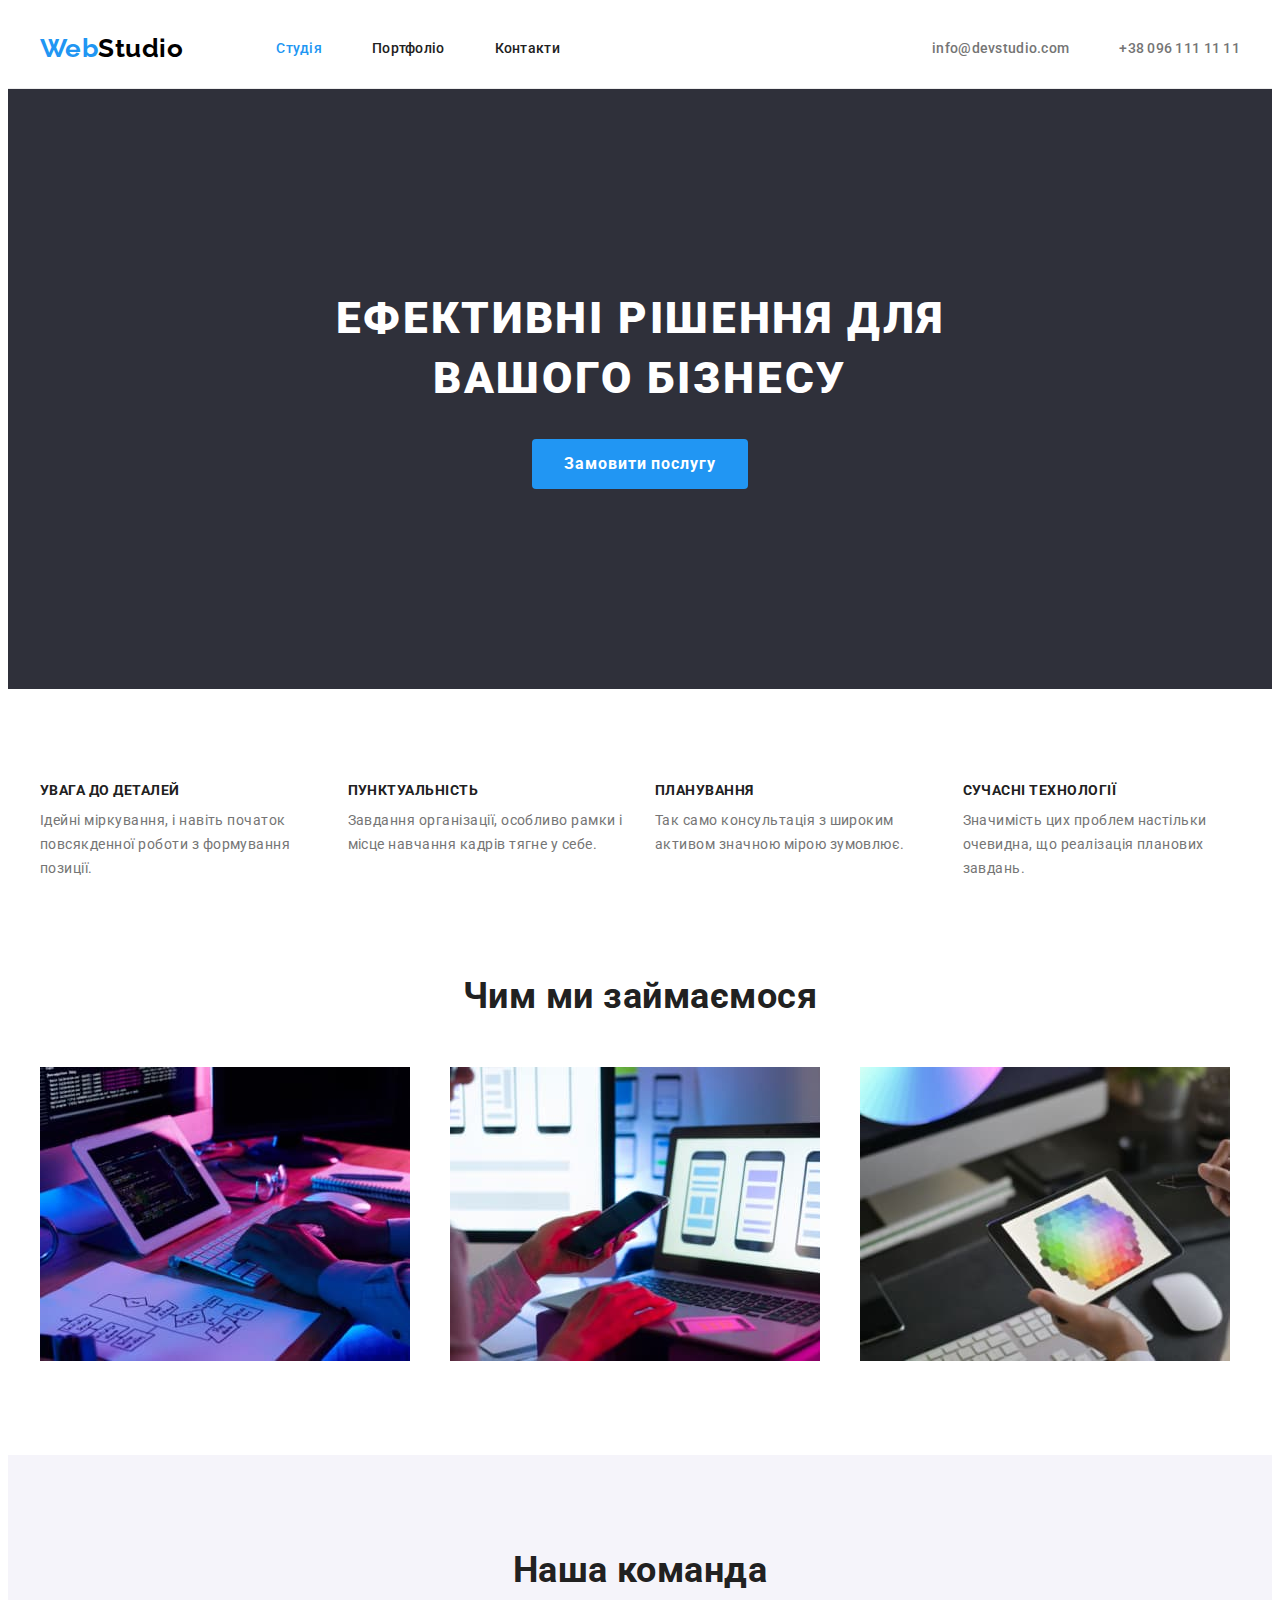
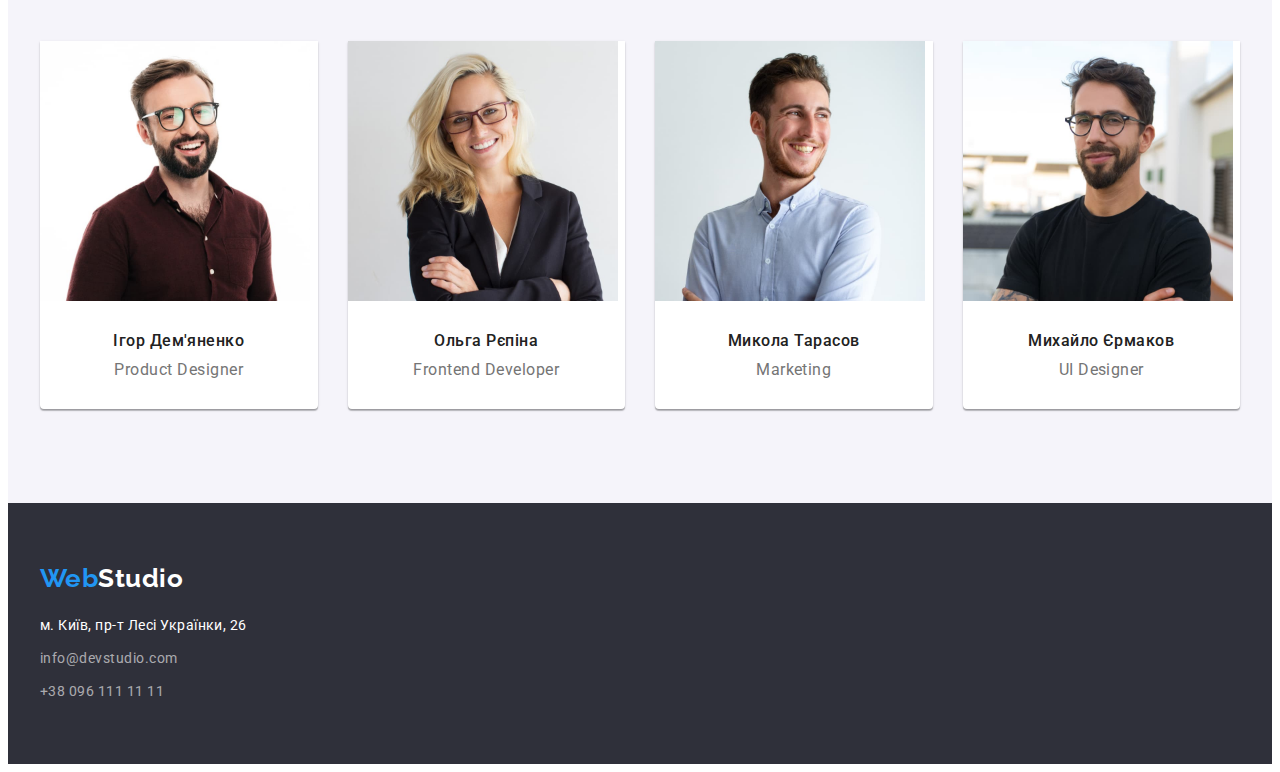
<file: index.html>
<!DOCTYPE html>
<html lang="en">
  <head>
    <meta charset="UTF-8" />
    <meta http-equiv="X-UA-Compatible" content="IE=edge" />
    <meta name="viewport" content="width=device-width, initial-scale=1.0" />
    <title>WebStudio</title>
    <link rel="preconnect" href="https://fonts.googleapis.com" />
    <link rel="preconnect" href="https://fonts.gstatic.com" crossorigin />
    <link
      href="https://fonts.googleapis.com/css2?family=Raleway:wght@700&family=Roboto:wght@400;500;700;900&display=swap"
      rel="stylesheet"
    />
    <link
      rel="stylesheet"
      href="https://cdnjs.cloudflare.com/ajax/libs/modern-normalize/1.1.0/modern-normalize.min.css"
      integrity="sha512-wpPYUAdjBVSE4KJnH1VR1HeZfpl1ub8YT/NKx4PuQ5NmX2tKuGu6U/JRp5y+Y8XG2tV+wKQpNHVUX03MfMFn9Q=="
      crossorigin="anonymous"
      referrerpolicy="no-referrer"
    />
    <link rel="stylesheet" href="./css/styles.css" />
  </head>
  <body>
    <!-- header -->
    <header class="page-header">
      <div class="container header">
        <a href="./index.html" class="header-logo">
          <p><span class="logo-accent">Web</span>Studio</p>
        </a>
        <nav class="header-nav">
          <ul class="header-nav-list list">
            <li class="header-nav-item">
              <a class="header-nav-link current" href="">Студія</a>
            </li>
            <li class="header-nav-item">
              <a class="header-nav-link" href="./portfolio.html">Портфоліо</a>
            </li>
            <li class="header-nav-item">
              <a class="header-nav-link" href="">Контакти</a>
            </li>
          </ul>
        </nav>
        <ul class="auth-list list">
          <li class="auth-item">
            <a class="auth-link" href="mailto:info@devstudio.com"
              >info@devstudio.com</a
            >
          </li>
          <li class="auth-item">
            <a class="auth-link" href="tel:+380961111111">+38 096 111 11 11</a>
          </li>
        </ul>
      </div>
    </header>
    <main>
      <!-- hero -->
      <section class="hero">
        <div class="container">
          <h1 class="hero-title">Ефективні рішення для вашого бізнесу</h1>
          <button class="hero-btn btn" type="button">Замовити послугу</button>
        </div>
      </section>

      <!-- features -->
      <section class="section features">
        <div class="container">
          <h2 class="features-title visually-hidden">Наші переваги</h2>
          <ul class="features-list list">
            <li class="features-item">
              <h3 class="features-item-title">УВАГА ДО ДЕТАЛЕЙ</h3>
              <p class="features-item-text">
                Ідейні міркування, і навіть початок повсякденної роботи з
                формування позиції.
              </p>
            </li>
            <li class="features-item">
              <h3 class="features-item-title">ПУНКТУАЛЬНІСТЬ</h3>
              <p class="features-item-text">
                Завдання організації, особливо рамки і місце навчання кадрів
                тягне у себе.
              </p>
            </li>
            <li class="features-item">
              <h3 class="features-item-title">ПЛАНУВАННЯ</h3>
              <p class="features-item-text">
                Так само консультація з широким активом значною мірою зумовлює.
              </p>
            </li>
            <li class="features-item">
              <h3 class="features-item-title">СУЧАСНІ ТЕХНОЛОГІЇ</h3>
              <p class="features-item-text">
                Значимість цих проблем настільки очевидна, що реалізація
                планових завдань.
              </p>
            </li>
          </ul>
        </div>
      </section>

      <!-- works -->
      <section class="section works">
        <div class="container">
          <h2 class="works-title">Чим ми займаємося</h2>
          <ul class="works-list list">
            <li class="works-item">
              <img
                class="works-photo"
                src="./images/box-1.jpg"
                alt="робота з ноутбуком"
                width="370"
              />
            </li>
            <li class="works-item">
              <img
                class="works-photo"
                src="./images/box-2.jpg"
                alt="робота з телефоном"
                width="370"
              />
            </li>
            <li class="works-item">
              <img
                class="works-photo"
                src="./images/box-3.jpg"
                alt="робота з планшетом"
                width="370"
              />
            </li>
          </ul>
        </div>
      </section>

      <!-- team -->
      <section class="section team">
        <div class="container">
          <h2 class="team-title">Наша команда</h2>
          <ul class="team-list list">
            <li class="team-item">
              <img
                class="team-item-photo"
                src="./images/img-1.jpg"
                alt="працівник"
                width="270"
              />
              <div class="team-description">
                <h3 class="team-item-title">Ігор Дем'яненко</h3>
                <p class="team-item-text">Product Designer</p>
              </div>
            </li>
            <li class="team-item">
              <img
                class="team-item-photo"
                src="./images/img-2.jpg"
                alt="працівниця"
                width="270"
              />
              <div class="team-description">
                <h3 class="team-item-title">Ольга Рєпіна</h3>
                <p class="team-item-text">Frontend Developer</p>
              </div>
            </li>
            <li class="team-item">
              <img
                class="team-item-photo"
                src="./images/img-3.jpg"
                alt="працівник"
                width="270"
              />
              <div class="team-description">
                <h3 class="team-item-title">Микола Тарасов</h3>
                <p class="team-item-text">Marketing</p>
              </div>
            </li>
            <li class="team-item">
              <img
                class="team-item-photo"
                src="./images/img-4.jpg"
                alt="працівник"
                width="270"
              />
              <div class="team-description">
                <h3 class="team-item-title">Михайло Єрмаков</h3>
                <p class="team-item-text">UI Designer</p>
              </div>
            </li>
          </ul>
        </div>
      </section>
    </main>

    <!-- footer -->
    <footer class="footer">
      <div class="container">
        <a href="./index.html" class="footer-logo">
          <p><span class="logo-accent">Web</span>Studio</p>
        </a>
        <address class="address">
          <ul class="address-list list">
            <li class="adress-item">
              <a
                class="address-link-maps"
                target="_blank"
                rel="noopener noreferrer nofollow"
                href="https://goo.gl/maps/a5HjdsaCER2Nosqu9"
                >м. Київ, пр-т Лесі Українки, 26</a
              >
            </li>
            <li class="adress-item">
              <a class="address-link" href="mailto:info@devstudio.com"
                >info@devstudio.com</a
              >
            </li>
            <li class="adress-item">
              <a class="address-link" href="tel:+380961111111"
                >+38 096 111 11 11</a
              >
            </li>
          </ul>
        </address>
      </div>
    </footer>
  </body>
</html>
</file>
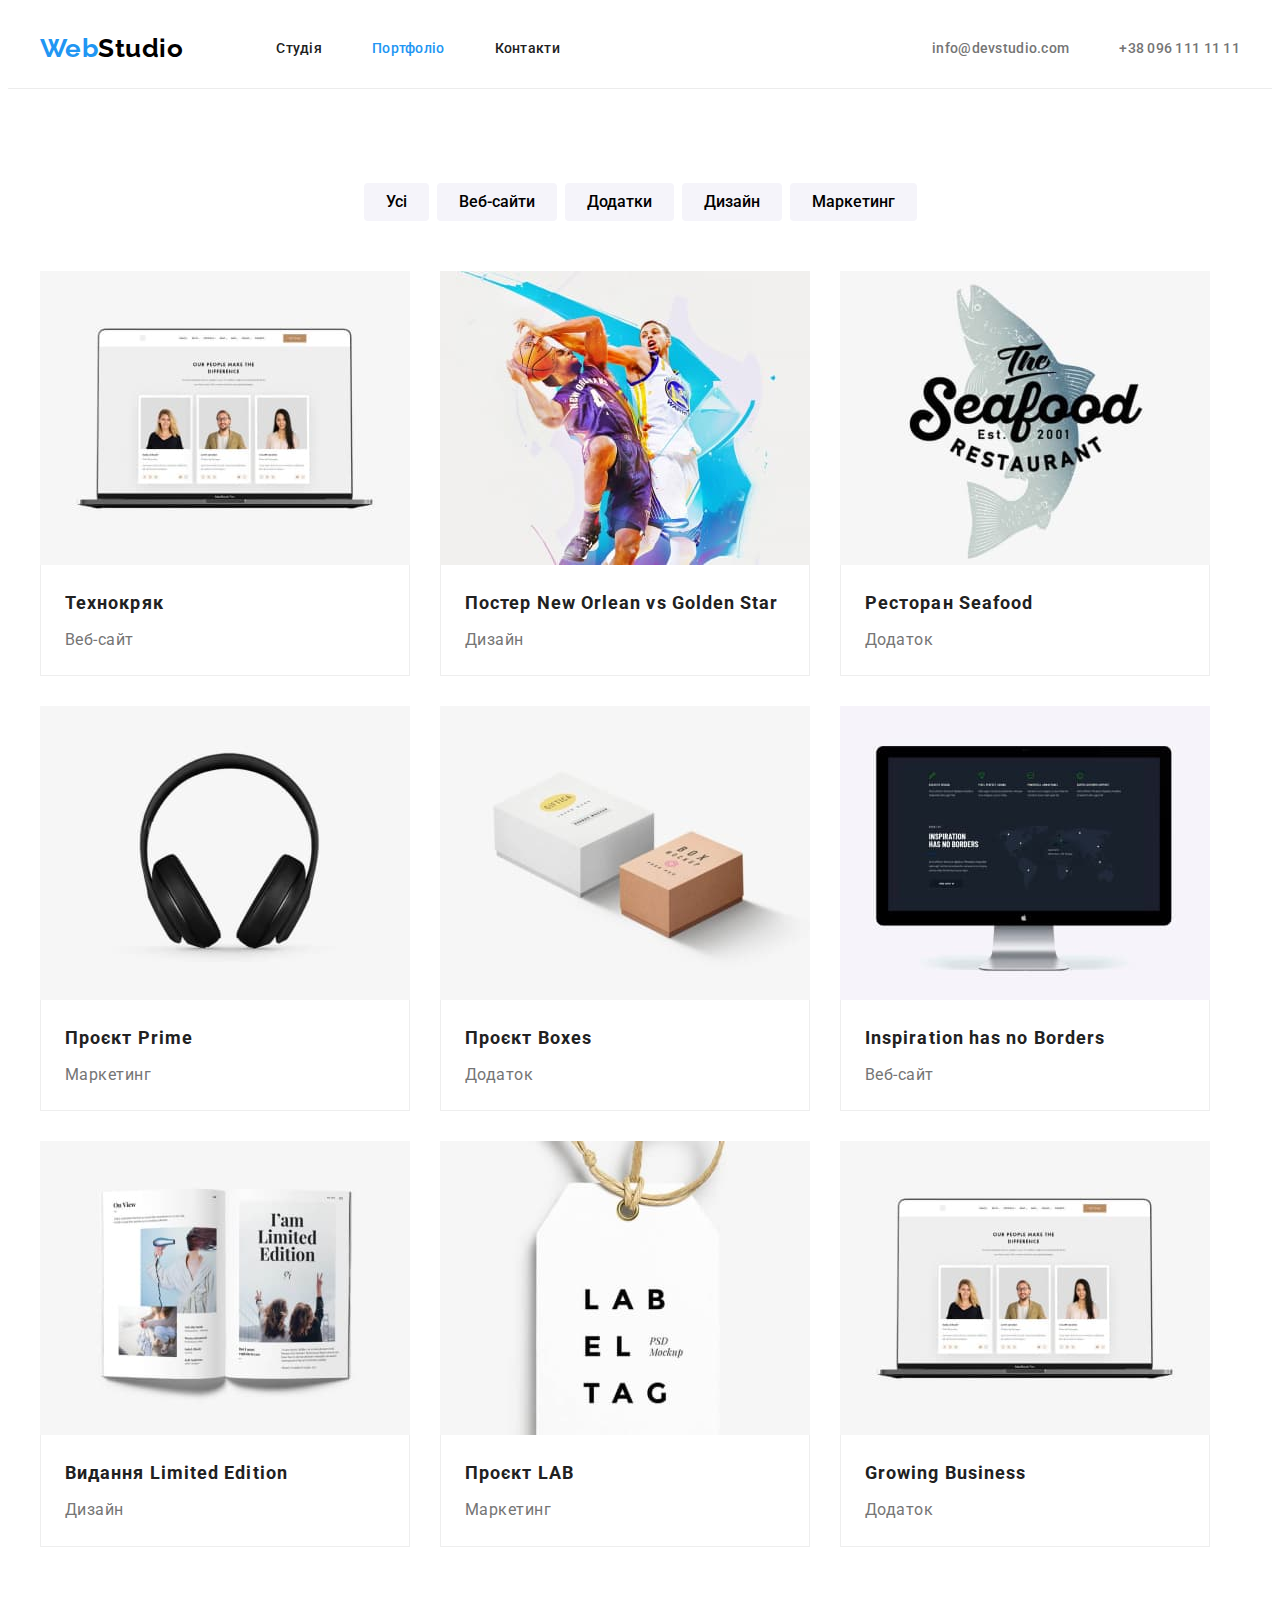
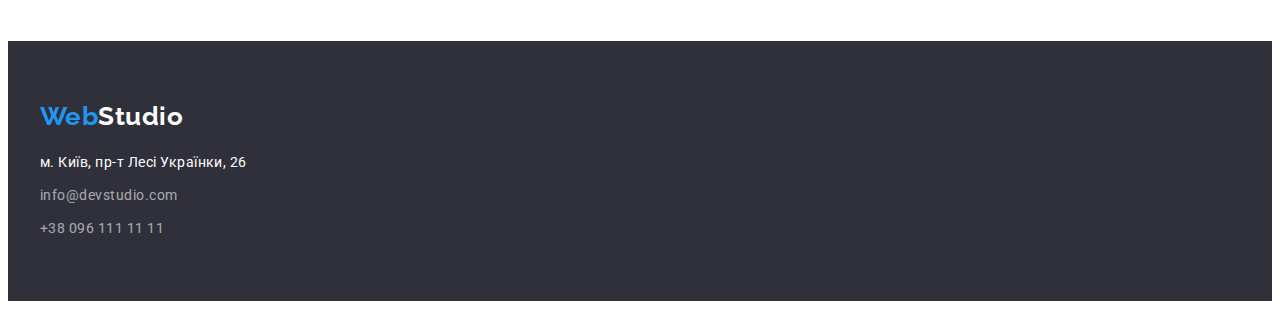
<file: portfolio.html>
<!DOCTYPE html>
<html lang="en">
  <head>
    <meta charset="UTF-8" />
    <meta http-equiv="X-UA-Compatible" content="IE=edge" />
    <meta name="viewport" content="width=device-width, initial-scale=1.0" />
    <link rel="preconnect" href="https://fonts.googleapis.com" />
    <link rel="preconnect" href="https://fonts.gstatic.com" crossorigin />
    <link
      href="https://fonts.googleapis.com/css2?family=Raleway:wght@700&family=Roboto:wght@400;500;700;900&display=swap"
      rel="stylesheet"
    />
    <title>Portfolio</title>
    <link
      rel="stylesheet"
      href="https://cdnjs.cloudflare.com/ajax/libs/modern-normalize/1.1.0/modern-normalize.min.css"
      integrity="sha512-wpPYUAdjBVSE4KJnH1VR1HeZfpl1ub8YT/NKx4PuQ5NmX2tKuGu6U/JRp5y+Y8XG2tV+wKQpNHVUX03MfMFn9Q=="
      crossorigin="anonymous"
      referrerpolicy="no-referrer"
    />
    <link rel="stylesheet" href="./css/styles.css" />
  </head>
  <body>
    <!-- header -->
    <header>
      <header class="page-header">
        <div class="container header">
          <a href="./index.html" class="header-logo">
            <p><span class="logo-accent">Web</span>Studio</p>
          </a>
          <nav class="header-nav">
            <ul class="header-nav-list list">
              <li class="header-nav-item">
                <a class="header-nav-link" href="./index.html">Студія</a>
              </li>
              <li class="header-nav-item">
                <a class="header-nav-link current" href="">Портфоліо</a>
              </li>
              <li class="header-nav-item">
                <a class="header-nav-link" href="">Контакти</a>
              </li>
            </ul>
          </nav>
          <ul class="auth-list list">
            <li class="auth-item">
              <a class="auth-link" href="mailto:info@devstudio.com"
                >info@devstudio.com</a
              >
            </li>
            <li class="auth-item">
              <a class="auth-link" href="tel:+380961111111"
                >+38 096 111 11 11</a
              >
            </li>
          </ul>
        </div>
      </header>
    </header>

    <main>
      <div class="">
        <section class="section projects">
          <div class="container">
            <!-- Projects-->
            <h1 class="projects-title visually-hidden">Наші проєкти</h1>
            <ul class="btn-list list">
              <li class="btn-item">
                <button class="projects-btn btn" type="button">Усі</button>
              </li>
              <li class="btn-item">
                <button class="projects-btn btn" type="button">
                  Веб-сайти
                </button>
              </li>
              <li class="btn-item">
                <button class="projects-btn btn" type="button">Додатки</button>
              </li>
              <li class="btn-item">
                <button class="projects-btn btn" type="button">Дизайн</button>
              </li>
              <li class="btn-item">
                <button class="projects-btn btn" type="button">
                  Маркетинг
                </button>
              </li>
            </ul>

            <ul class="projects-list list">
              <li class="projects-item">
                <img
                  class="projects-item-photo"
                  src="./images/work-1.jpg"
                  alt="веб-сайт на ноутбуці"
                  width="370"
                />
                <div class="projects-description">
                  <h2 class="projects-item-title">Технокряк</h2>
                  <p class="projects-item-text">Веб-сайт</p>
                </div>
              </li>
              <li class="projects-item">
                <img
                  class="projects-item-photo"
                  src="./images/work-2.jpg"
                  alt="два баскетболісти з м'ячем"
                  width="370"
                />
                <div class="projects-description">
                  <h2 class="projects-item-title">
                    Постер New Orlean vs Golden Star
                  </h2>
                  <p class="projects-item-text">Дизайн</p>
                </div>
              </li>
              <li class="projects-item">
                <img
                  class="projects-item-photo"
                  src="./images/work-3.jpg"
                  alt="риба"
                  width="370"
                />
                <div class="projects-description">
                  <h2 class="projects-item-title">Ресторан Seafood</h2>
                  <p class="projects-item-text">Додаток</p>
                </div>
              </li>
              <li class="projects-item">
                <img
                  class="projects-item-photo"
                  src="./images/work-4.jpg"
                  alt="навушники"
                  width="370"
                />
                <div class="projects-description">
                  <h2 class="projects-item-title">Проєкт Prime</h2>
                  <p class="projects-item-text">Маркетинг</p>
                </div>
              </li>
              <li class="projects-item">
                <img
                  class="projects-item-photo"
                  src="./images/work-5.jpg"
                  alt="біла і коричнева маленькі коробки"
                  width="370"
                />
                <div class="projects-description">
                  <h2 class="projects-item-title">Проєкт Boxes</h2>
                  <p class="projects-item-text">Додаток</p>
                </div>
              </li>
              <li class="projects-item">
                <img
                  class="projects-item-photo"
                  src="./images/work-6.jpg"
                  alt="монітор комп'ютера"
                  width="370"
                />
                <div class="projects-description">
                  <h2 class="projects-item-title">
                    Inspiration has no Borders
                  </h2>
                  <p class="projects-item-text">Веб-сайт</p>
                </div>
              </li>
              <li class="projects-item">
                <img
                  class="projects-item-photo"
                  src="./images/work-7.jpg"
                  alt="розгонутий журнал"
                  width="370"
                />
                <div class="projects-description">
                  <h2 class="projects-item-title">Видання Limited Edition</h2>
                  <p class="projects-item-text">Дизайн</p>
                </div>
              </li>
              <li class="projects-item">
                <img
                  class="projects-item-photo"
                  src="./images/work-8.jpg"
                  alt="бирка"
                  width="370"
                />
                <div class="projects-description">
                  <h2 class="projects-item-title">Проєкт LAB</h2>
                  <p class="projects-item-text">Маркетинг</p>
                </div>
              </li>
              <li class="projects-item">
                <img
                  class="projects-item-photo"
                  src="./images/work-1.jpg"
                  alt="робота за ноубуком"
                  width="370"
                />
                <div class="projects-description">
                  <h2 class="projects-item-title">Growing Business</h2>
                  <p class="projects-item-text">Додаток</p>
                </div>
              </li>
            </ul>
          </div>
        </section>
      </div>
    </main>

    <!-- footer -->
    <footer class="footer">
      <div class="container">
        <a href="./index.html" class="footer-logo">
          <p><span class="logo-accent">Web</span>Studio</p>
        </a>
        <address class="address">
          <ul class="address-list list">
            <li class="adress-item">
              <a
                class="address-link-maps"
                target="_blank"
                rel="noopener noreferrer nofollow"
                href="https://goo.gl/maps/a5HjdsaCER2Nosqu9"
                >м. Київ, пр-т Лесі Українки, 26</a
              >
            </li>
            <li class="adress-item">
              <a class="address-link" href="mailto:info@devstudio.com"
                >info@devstudio.com</a
              >
            </li>
            <li class="adress-item">
              <a class="address-link" href="tel:+380961111111"
                >+38 096 111 11 11</a
              >
            </li>
          </ul>
        </address>
      </div>
    </footer>
  </body>
</html>
</file>
<file: css/styles.css>
:root {
  --main-color: #212121;
  --secondary-color: #757575;
  --accent-color: #2196f3;
  --additional-color: #ffffff;
  --secondary-bg-color: #f5f4fa;
}

h1,
h2,
h3,
h4,
h5,
h6,
p,
ul {
  margin: 0;
  padding: 0;
}

img {
  display: block;
  max-width: 100%;
  height: auto;
}

.container {
  width: 1200px;
  margin-left: auto;
  margin-right: auto;
  padding-left: 15px;
  padding-right: 15px;
}

.section {
  padding-top: 94px;
  padding-bottom: 94px;
}

body {
  font-family: "Roboto", sans-serif;
  color: var(--main-color);
  letter-spacing: 0.03em;
}

.list {
  list-style: none;
}

.visually-hidden {
  position: absolute;
  width: 1px;
  height: 1px;
  margin: -1px;
  border: 0;
  padding: 0;
  white-space: nowrap;
  clip-path: inset(100%);
  clip: rect(0 0 0 0);
  overflow: hidden;
}

.btn {
  cursor: pointer;
}

/* Header */
.page-header {
  border-bottom: 1px solid #ececec;
}
.header {
  display: flex;
  align-items: center;
}

.header-logo {
  margin-right: 93px;
  display: block;
  padding-top: 24px;
  padding-bottom: 24px;

  font-family: "Raleway", sans-serif;
  color: #000000;
  font-weight: 700;
  font-size: 26px;
  line-height: 30.52px;
  text-decoration: none;
}

.logo-accent {
  color: var(--accent-color);
}

.header-nav-list {
  display: flex;
}

.header-nav-item:not(:last-child) {
  margin-right: 50px;
}

.header-nav-link {
  display: block;
  padding-top: 32px;
  padding-bottom: 32px;

  color: inherit;
  font-weight: 500;
  font-size: 14px;
  line-height: 16.41px;
  letter-spacing: 0.02em;
  text-decoration: none;
}

.header-nav-link:hover,
.header-nav-link:focus {
  color: var(--accent-color);
}

.auth-list {
  display: flex;
  margin-left: auto;
}

.auth-item:not(:last-child) {
  margin-right: 50px;
}

.auth-link {
  display: block;
  padding-top: 32px;
  padding-bottom: 32px;

  color: var(--secondary-color);
  font-weight: 500;
  font-size: 14px;
  line-height: 16px;
  letter-spacing: 0.02em;
  text-decoration: none;
}

.auth-link:hover,
.auth-link:focus {
  color: var(--accent-color);
}

/* Hero */
.hero {
  padding-top: 200px;
  padding-bottom: 200px;

  background: #2f303a;
  text-align: center;
}

.hero-title {
  width: 696px;
  margin-bottom: 30px;
  margin-left: auto;
  margin-right: auto;

  font-weight: 900;
  font-size: 44px;
  line-height: 1.36;
  letter-spacing: 0.06em;
  text-transform: uppercase;
  text-align: center;
  color: var(--additional-color);
}

.hero-btn {
  padding: 10px 32px;
  min-width: 216px;

  color: var(--additional-color);
  font-family: inherit;
  font-weight: 700;
  font-size: 16px;
  line-height: 1.88;
  letter-spacing: 0.06em;
  text-align: center;
  background-color: var(--accent-color);

  drop-shadow: (0px 4px 4px rgba(0, 0, 0, 0.25));
  border-radius: 4px;
  border: 0;
}

/* Features */
.features-list {
  display: flex;
}

.features-item {
  flex-basis: calc((100% - 90px) / 4);
}

.features-item:not(:last-child) {
  margin-right: 30px;
}

.features-item-title {
  margin-bottom: 10px;

  font-weight: 700;
  font-size: 14px;
  line-height: 1.14;
  text-transform: uppercase;
}

.features-item-text {
  font-size: 14px;
  line-height: 1.71;
  color: var(--secondary-color);
}

/* Works */
.works {
  padding-top: 0;
}

.works-list {
  display: flex;
}

.works-item {
  flex-basis: calc((100% - 30px * 2) / 3);
}

.works-item:not(:last-child) {
  margin-right: 30px;
}

.works-title {
  margin-bottom: 50px;

  font-weight: 700;
  font-size: 36px;
  line-height: 1.17;
  text-align: center;
}

/* Team */
.team {
  background-color: var(--secondary-bg-color);
}

.team-list {
  display: flex;
}

.team-item {
  flex-basis: calc((100% - 90px) / 4);

  background: #ffffff;
  box-shadow: 0px 1px 3px rgba(0, 0, 0, 0.12), 0px 1px 1px rgba(0, 0, 0, 0.14),
    0px 2px 1px rgba(0, 0, 0, 0.2);
  border-radius: 0px 0px 4px 4px;
}

.team-item:not(:last-child) {
  margin-right: 30px;
}

.team-description {
  padding-top: 30px;
  padding-bottom: 30px;

  text-align: center;
}

.team-title {
  margin-bottom: 50px;

  font-weight: 700;
  font-size: 36px;
  line-height: 1.17;
  text-align: center;
}

.team-item-title {
  margin-bottom: 10px;

  font-weight: 500;
  font-size: 16px;
  line-height: 1.19;
}

.team-item-text {
  color: var(--secondary-color);
  line-height: 1.19;
}

/* Footer */
.footer {
  padding-top: 60px;
  padding-bottom: 60px;

  background: #2f303a;
}

.footer-logo {
  display: inline-block;
  margin-bottom: 20px;

  font-family: "Raleway", sans-serif;
  color: var(--additional-color);
  font-weight: 700;
  font-size: 26px;
  line-height: 1.19;
  text-decoration: none;
}

.adress-item:not(:last-child) {
  margin-bottom: 9px;
}

.address-link-maps {
  color: var(--additional-color);
  font-size: 14px;
  line-height: 1.71;
  text-decoration: none;
  font-style: normal;
}

.address-link {
  font-size: 14px;
  line-height: 1.71;
  color: rgba(255, 255, 255, 0.6);
  text-decoration: none;
  font-style: normal;
}

/* Projects */

.btn-list {
  display: flex;
  justify-content: center;
  margin-bottom: 50px;
}

.btn-item:not(:last-child) {
  margin-right: 8px;
}

.projects-btn {
  padding: 6px 22px;

  font-family: inherit;
  font-weight: 500;
  font-size: 16px;
  line-height: 1.62;
  text-align: center;
  background: var(--secondary-bg-color);
  border-radius: 4px;
  border: 0;
}

.projects-btn:hover,
.projects-btn:focus {
  color: var(--additional-color);
  background: var(--accent-color);
}

.projects-list {
  padding: 0;
  margin: 0;
  display: flex;
  flex-wrap: wrap;
  margin-left: -30px;
  margin-top: -30px;
}

.projects-item {
  flex-basis: calc((100% / 3 - 3opx));
  margin-left: 30px;
  margin-top: 30px;

  background: var(--additional-color);
}

.projects-description {
  padding: 20px 24px;

  /* border: 1px solid #eeeeee; */
  border-right: 1px solid #eeeeee;
  border-bottom: 1px solid #eeeeee;
  border-left: 1px solid #eeeeee;
}

.projects-item-title {
  margin-bottom: 4px;

  font-weight: 700;
  font-size: 18px;
  line-height: 2;
  letter-spacing: 0.06em;
}

.projects-item-text {
  color: var(--secondary-color);
  font-size: 16px;
  line-height: 1.88;
}

.current {
  color: var(--accent-color);
}
</file>
